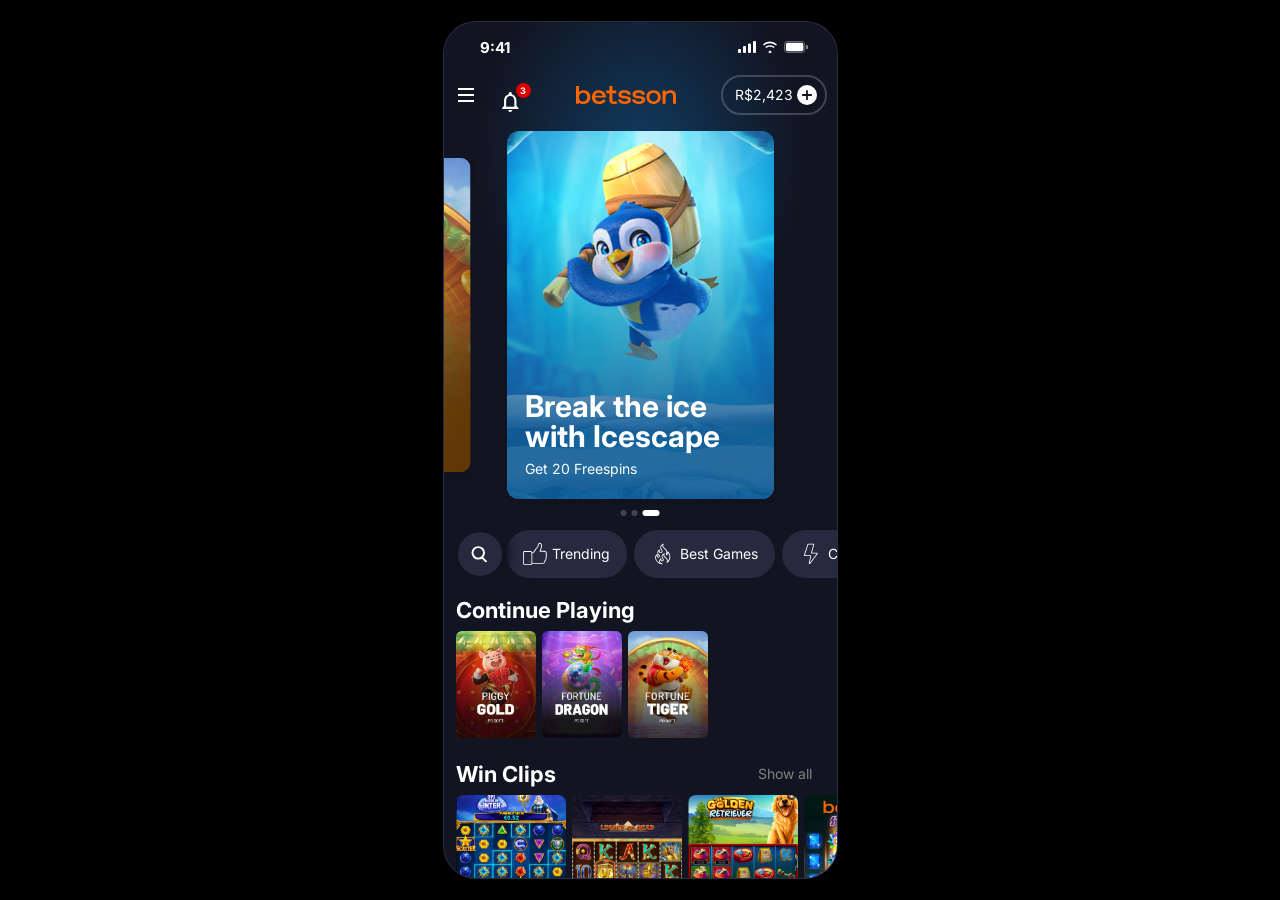
<file: index.html>
<!doctype html>
<html lang="en">
<head>
<meta charset="utf-8">
<meta name="viewport" content="width=device-width, initial-scale=1, viewport-fit=cover">
<title>Betsson Clips Prototype</title>
<link rel="preconnect" href="https://fonts.googleapis.com">
<link rel="preconnect" href="https://fonts.gstatic.com" crossorigin>
<link href="https://fonts.googleapis.com/css2?family=Inter:ital,wght@0,400;0,600;0,700;1,800&display=swap" rel="stylesheet">
<link rel="stylesheet" href="styles.css">
<script>if(/[?&]embed/.test(location.search))document.documentElement.classList.add("embed")</script>
</head>
<body>
<div class="phone" id="phone">

  <!-- Faux iOS status bar (desktop preview only) -->
  <div class="statusbar" aria-hidden="true">
    <b>9:41</b>
    <span class="sb-icons">
      <svg viewBox="0 0 18 12"><rect x="0" y="8" width="3" height="4" rx="1"/><rect x="5" y="5" width="3" height="7" rx="1"/><rect x="10" y="2.500" width="3" height="9.500" rx="1"/><rect x="15" y="0" width="3" height="12" rx="1"/></svg>
      <svg viewBox="0 0 16 12"><path d="M8 2.200c2.300 0 4.400.9 6 2.400l1-1.100A10.400 10.400 0 0 0 8 .6C5.200.6 2.700 1.600 1 3.500l1 1.100a8.500 8.500 0 0 1 6-2.400zm0 3.500c1.400 0 2.700.5 3.700 1.400l1-1.100A7 7 0 0 0 8 4.200c-1.800 0-3.500.7-4.700 1.800l1 1.100c1-.9 2.300-1.400 3.700-1.400zM8 9.200l1.800 2L8 12.200l-1.800-1z"/></svg>
      <svg viewBox="0 0 27 13"><rect x=".5" y=".5" width="22" height="12" rx="3.500" fill="none" stroke="currentColor" opacity=".4"/><rect x="2" y="2" width="19" height="9" rx="2"/><rect x="24" y="4.200" width="2" height="4.600" rx="1" opacity=".5"/></svg>
    </span>
  </div>

  <!-- ===================== LOBBY ===================== -->
  <main class="lobby" id="lobby">
    <div class="glow" aria-hidden="true"></div>

    <header class="hdr" id="hdr">
      <button class="hdr-btn" aria-label="Menu"><img src="assets/4217b28282eaf7f77b8cc112cfe71c7ecd130ad9.svg" alt=""></button>
      <button class="hdr-bell" aria-label="Notifications">
        <img src="assets/2a3a4ebcdc656366a4cdd5135ac4278b12d14680.svg" alt="">
        <i class="badge">3</i>
      </button>
      <div class="hdr-logo"><img src="assets/bee8d864a2beeeb0bd0342e78868a632bf529bc6.svg" alt="Betsson"></div>
      <button class="balance" aria-label="Balance">
        <span>R$2,423</span>
        <span class="add"><svg viewBox="0 0 20 20"><circle cx="10" cy="10" r="10"/><path d="M10 5.800v8.400M5.800 10h8.400" stroke="#121421" stroke-width="1.800" stroke-linecap="round"/></svg></span>
      </button>
    </header>

    <!-- hero carousel -->
    <section class="hero" id="hero">
      <div class="hero-track" id="heroTrack"></div>
      <div class="dots" id="dots"></div>
    </section>

    <!-- category navigation -->
    <nav class="cats" aria-label="Categories">
      <button class="cat-search" aria-label="Search"><img src="assets/6fe0626aa7426bbd5b0c4608267bcefa43ec1ac7.svg" alt=""></button>
      <div class="cat-list" id="catList"></div>
    </nav>

    <section class="block cont">
      <h2 class="h2">Continue Playing</h2>
      <div class="row row-cont" id="contRow"></div>
    </section>

    <section class="block">
      <div class="h2-row"><h2 class="h2">Win Clips</h2><a class="all">Show all</a></div>
      <div class="row row-clips" id="clipsRow"></div>
    </section>

    <section class="block">
      <div class="h2-row"><h2 class="h2">Best Games</h2><a class="all">Show all</a></div>
      <div class="row row-games" id="bestRow"></div>
    </section>

    <section class="block">
      <div class="h2-row"><h2 class="h2">Promotions</h2><a class="all">Show all</a></div>
      <div class="row row-promo" id="promoRow"></div>
    </section>

    <section class="block last">
      <div class="h2-row"><h2 class="h2">Top 10 on Betsson</h2></div>
      <div class="row row-top" id="topRow"></div>
    </section>
  </main>

  <!-- ===================== CLIP VIEWER ===================== -->
  <div class="viewer" id="viewer" aria-hidden="true">
    <div class="track" id="track"></div>

    <div class="v-head">
      <button class="v-back" id="closeBtn" aria-label="Close clips"><img src="assets/2dfc20a83c700fce0219f91fd32254f0a949a007.svg" alt=""></button>
      <span class="v-title">Betsson Win Clips</span>
      <button class="v-sound" id="soundBtn" aria-label="Toggle sound" aria-pressed="false"><svg id="soundIcon" viewBox="0 0 24 24"></svg></button>
    </div>

    
    <div class="burst" id="burst"><img src="assets/361287ce9d54f4c85c846cee9837850985438ed3.svg" alt=""></div>
    <!-- First-time swipe hint -->
    <div class="coach" id="coach" aria-hidden="true">
      <div class="coach-inner">
        <div class="swipe-ico" aria-hidden="true">
          <svg class="chev up" viewBox="0 0 24 24"><path d="M5 15l7-7 7 7"/></svg>
          <span class="dot"></span>
          <svg class="chev down" viewBox="0 0 24 24"><path d="M5 9l7 7 7-7"/></svg>
        </div>
        <b>Swipe up or down</b>
        <span>for more clips</span>
      </div>
    </div>

    <!-- Game info drawer -->
    <div class="scrim" id="scrim"></div>
    <aside class="sheet" id="sheet" aria-hidden="true" aria-label="Game information">
      <div class="sheet-top" id="sheetTop"><div class="grabber"></div></div>
      <div class="sheet-body">
        <h3 class="sheet-title">Game Information</h3>
        <div class="gi">
          <div class="gi-card"><div class="gi-h"><img src="assets/c26acfcb08f976057b96c5b02444fbc05e962fab.svg" alt=""><span>RTP</span></div><div class="gi-v" id="shRtp"></div><i class="gi-i">i</i></div>
          <div class="gi-card"><div class="gi-h"><img src="assets/44a7d6be9bebb27bf6d807fb8bf8e2881e570212.svg" alt=""><span>Max Win</span></div><div class="gi-v" id="shMax"></div><i class="gi-i">i</i></div>
          <div class="gi-card"><div class="gi-h"><img class="flip" src="assets/5128a0f9bd25a6d463f9dcbd92b3fb5090403268.svg" alt=""><span>Volatility</span></div><div class="gi-v vol" id="shVol"></div><i class="gi-i">i</i></div>
          <div class="gi-card"><div class="gi-h"><span class="flame"><svg viewBox="0 0 24 24"><path d="M12 3c.5 3-1.800 4.500-3.200 6.400C7.500 11.100 7 12.500 7 14a5 5 0 0 0 10 0c0-1.300-.5-2.500-1.300-3.500-.2 1-.8 1.800-1.700 2.200.6-3.200-.3-6.700-2-9.700z"/></svg></span><span>Latest Win</span></div><div class="gi-v gi-win"><img src="assets/0970a388b02c486cd082fe21177c220ff64aacc2.svg" alt=""><span id="shWin"></span></div><i class="gi-i">i</i></div>
        </div>

        <div class="tabs" role="tablist">
          <button class="tab on" data-tab="bonuses" role="tab">Bonuses<em>1</em></button>
          <button class="tab" data-tab="tournaments" role="tab">Tournaments<em>1</em></button>
          <button class="tab" data-tab="features" role="tab">Features</button>
        </div>

        <div class="tabpane on" data-pane="bonuses">
          <div class="offer">
            <img src="assets/f5e57929d8b4f64a7096fe86898c6ac0634ab4ef.png" alt="">
            <div><b>PG Soft Cash Drops</b><p>€25,000 in cash prizes to be won over 5 weekends on any PG Soft Game</p></div>
          </div>
        </div>
        <div class="tabpane" data-pane="tournaments">
          <div class="offer">
            <div class="offer-img zeus" style="background-image:url(posters/clip3.png)"></div>
            <div><b>The Big Cash Smash</b><p>Slots Tournament</p><strong class="prize">€150,000</strong></div>
          </div>
        </div>
        <div class="tabpane" data-pane="features">
          <p class="lorem">Tgestas, mi dui rhoncus tortor, quis blandit mi mauris et lectus. Quisque vel dolor vel sem facilisis aliquet. Duis nec sem ac eros aliquam euismod. Nullam imperdiet sem arcu, efficitur volutpat nulla gravida vel. Curabitur blandit laoreet lectus, vulputate molestie est convallis faucibus. Mauris faucibus ultrices tellus at consequat. Etiam iaculis vestibulum mi eu scelerisque. Sed commodo nibh non posuere posuere. Nullam sed tellus mi. Praesent vulputate, sem at consectetur sollicitudin, velit purus euismod est, a sollicitudin nunc quam mattis erat.</p>
        </div>
      </div>
    </aside>

    <div class="toast" id="toast"></div>
  </div>
</div>
<script src="app.js"></script>
</body>
</html>
</file>
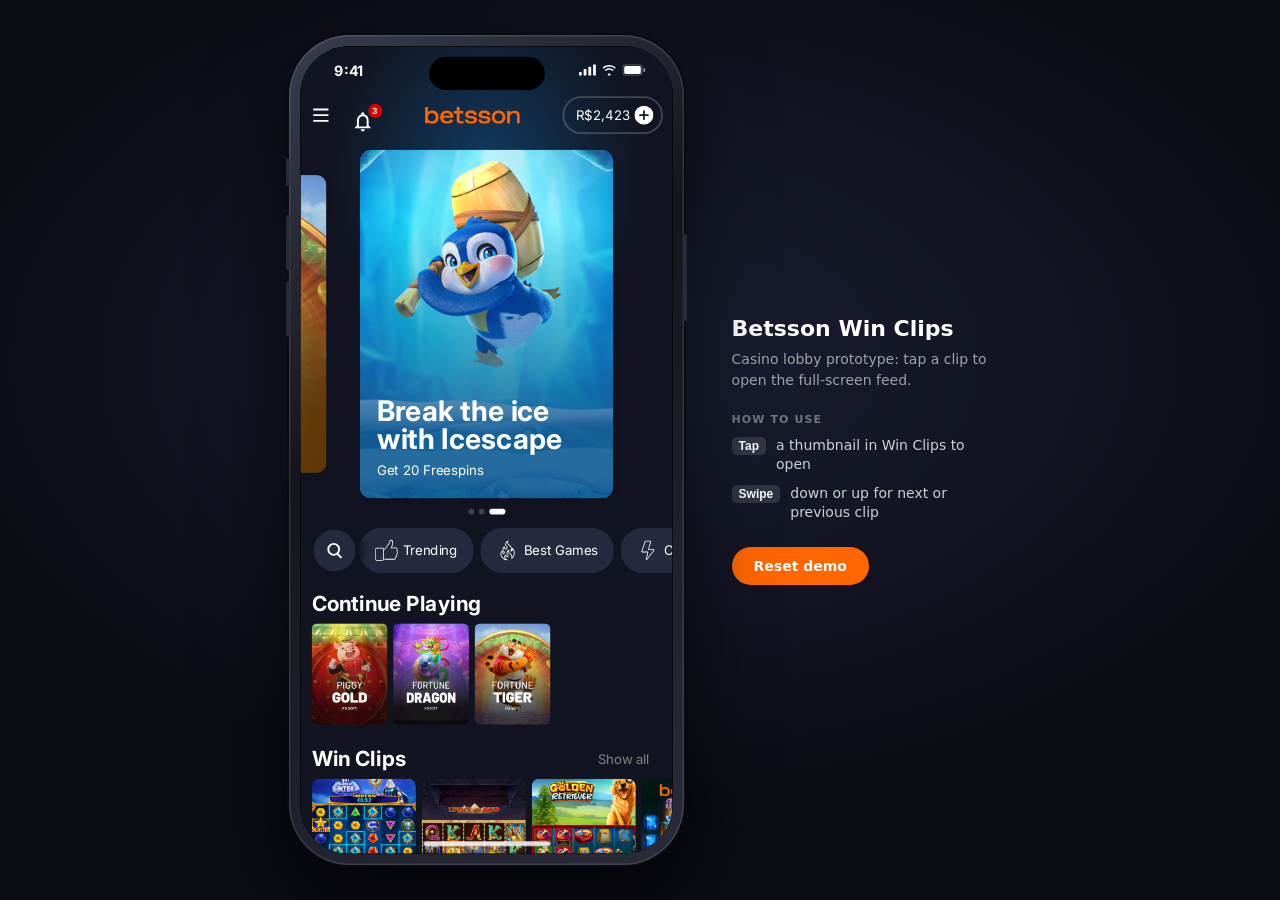
<file: presentation.html>
<!doctype html>
<html lang="en">
<head>
<meta charset="utf-8">
<meta name="viewport" content="width=device-width, initial-scale=1">
<title>Betsson Win Clips · Presentation</title>
<style>
  :root{--bg:#0b0c14}
  *{box-sizing:border-box}
  html,body{margin:0;height:100%;background:radial-gradient(80% 70% at 50% 40%,#1b1e33,var(--bg) 70%);color:#fff;font-family:Inter,-apple-system,system-ui,sans-serif}
  .stage{height:100%;display:flex;align-items:center;justify-content:center;gap:48px}
  .scaler{transform-origin:center center}

  /* iPhone-style device: 393x852 screen + bezel */
  .device{position:relative;width:417px;height:876px;padding:12px;border-radius:64px;background:linear-gradient(145deg,#3a3d4d,#14151d 40%,#2a2c3a);
    box-shadow:0 0 0 2px #0a0a10,0 40px 90px rgba(0,0,0,.65),inset 0 0 0 1.5px rgba(255,255,255,.12)}
  .screen{position:relative;width:393px;height:852px;border-radius:52px;overflow:hidden;background:#000}
  .screen iframe{position:absolute;inset:0;width:100%;height:100%;border:0;background:#121421}
  .island{position:absolute;top:11px;left:50%;width:122px;height:35px;margin-left:-61px;border-radius:20px;background:#000;z-index:5;pointer-events:none}
  .homebar{position:absolute;bottom:8px;left:50%;width:134px;height:5px;margin-left:-67px;border-radius:3px;background:rgba(255,255,255,.85);z-index:5;pointer-events:none}
  /* hardware buttons */
  .btn{position:absolute;width:4px;border-radius:2px;background:#2a2c3a}
  .btn.l1{left:-3px;top:130px;height:30px}.btn.l2{left:-3px;top:190px;height:58px}.btn.l3{left:-3px;top:260px;height:58px}
  .btn.r1{right:-3px;top:210px;height:92px}

  .side{flex:none;width:260px}
  .side h1{margin:0 0 6px;font-size:22px;line-height:1.25;font-weight:700}
  .side .sub{margin:0 0 22px;font-size:14px;line-height:1.5;color:rgba(255,255,255,.6)}
  .side h2{margin:0 0 10px;font-size:11px;letter-spacing:.1em;text-transform:uppercase;color:rgba(255,255,255,.4);font-weight:600}
  .side ul{margin:0 0 24px;padding:0;list-style:none;display:grid;gap:9px;font-size:14px;line-height:1.4;color:rgba(255,255,255,.8)}
  .side li{display:flex;gap:10px;align-items:baseline}
  kbd{font:600 12px Inter,sans-serif;background:rgba(255,255,255,.12);border-radius:5px;padding:2px 7px;color:#fff;white-space:nowrap}
  .side button{font:inherit;font-weight:600;font-size:14px;color:#fff;background:#ff6600;border:0;border-radius:99px;padding:11px 22px;cursor:pointer;transition:filter .15s,transform .15s}
  .side button:hover{filter:brightness(1.08)}
  .side button:active{transform:scale(.97)}
  @media (max-width:900px){
    .side{position:fixed;right:16px;bottom:14px;width:auto}
    .side .copy{display:none}
  }
</style>
</head>
<body>
  <div class="stage">
    <div class="scaler" id="scaler">
      <div class="device">
        <i class="btn l1"></i><i class="btn l2"></i><i class="btn l3"></i><i class="btn r1"></i>
        <div class="screen">
          <iframe id="proto" src="index.html?embed" title="Clips prototype" allow="autoplay"></iframe>
          <div class="island"></div>
          <div class="homebar"></div>
        </div>
      </div>
    </div>
    <aside class="side">
      <div class="copy">
        <h1>Betsson Win Clips</h1>
        <p class="sub">Casino lobby prototype: tap a clip to open the full-screen feed.</p>
        <h2>How to use</h2>
        <ul>
          <li><kbd>Tap</kbd> a thumbnail in Win Clips to open</li>
          <li><kbd>Swipe</kbd> down or up for next or previous clip</li>
        </ul>
      </div>
      <button id="reset">Reset demo</button>
    </aside>
  </div>


<script>
  // fit the device to the window height (never upscale past 100%)
  const scaler = document.getElementById("scaler");
  function fit() {
    const s = Math.min(1, (innerHeight - 70) / 876, (innerWidth - 40) / 417);
    scaler.style.transform = `scale(${s})`;
    scaler.style.margin = `${-(876 * (1 - s)) / 2}px ${-(417 * (1 - s)) / 2}px`;
  }
  addEventListener("resize", fit); fit();

  const frame = document.getElementById("proto");
  frame.addEventListener("load", () => { try { frame.contentWindow.focus(); } catch {} });
  // "Reset demo": clear saved favourites/votes in the prototype and reload it
  document.getElementById("reset").onclick = () => {
    try { frame.contentWindow.localStorage.clear(); } catch {}
    frame.contentWindow.location.reload();
  };
</script>
</body>
</html>
</file>
<file: styles.css>
/* Tokens from the Figma file (Use case 2 / Lobby) */
:root{
  --bg:#121421;           /* page background */
  --navy2:#27293e;        /* "B dark blue 2" */
  --yellow:#fad749;       /* KTO yellow */
  --grey5:#828282;
  --red-text:#ff6d6d;
  --orange:#fa9600;
  --muted:#6b6e8d;
  --amber:#f0b104;
  --line:rgba(255,255,255,.2);
  --accent:#ff6600;   /* main colour for the clips experience */
}
*{box-sizing:border-box;-webkit-tap-highlight-color:transparent}
html,body{margin:0;height:100%;background:#000;color:#fff;font-family:Inter,-apple-system,"SF Pro Text",system-ui,sans-serif}
button{font:inherit;color:inherit;background:none;border:0;cursor:pointer;padding:0}
img{display:block}
h2{margin:0}

/* Device frame: 393 x 856 like the Figma frames */
.phone{position:relative;overflow:hidden;background:var(--bg);margin:0 auto;width:100vw;height:100dvh}
.statusbar{display:none}
@media (min-width:600px){
  body{display:grid;place-items:center}
  .phone{width:393px;height:min(100dvh,856px);border-radius:32px;box-shadow:0 0 0 1px #2a2c40,0 24px 70px #000}
  .statusbar{display:flex;position:absolute;top:0;left:0;right:0;height:50px;padding:0 28px 0 36px;align-items:center;justify-content:space-between;z-index:30;pointer-events:none;font-size:15px}
  .statusbar .sb-icons{display:flex;gap:6px;align-items:center}
  .statusbar svg{height:12px;width:auto;fill:#fff}
  .lobby{padding-top:0}
}

/* ---------- Lobby ---------- */
.lobby{position:absolute;inset:0;overflow-y:auto;overflow-x:hidden;scrollbar-width:none;padding-bottom:40px}
.lobby::-webkit-scrollbar{display:none}
.glow{position:absolute;top:-80px;left:0;right:0;height:560px;pointer-events:none;
  background:radial-gradient(60% 50% at 50% 38%,rgba(15,92,148,.55),transparent 70%)}

/* header (46px under a 50px status area) */
.hdr{position:sticky;top:0;z-index:20;height:96px;padding:50px 10px 0;display:flex;align-items:center;gap:10px;
  transition:background .2s,backdrop-filter .2s}
@media (max-width:599px){.hdr{height:60px;padding-top:14px}}
.hdr.solid{background:rgba(18,20,33,.78);backdrop-filter:blur(20px);-webkit-backdrop-filter:blur(20px)}
.hdr-btn,.hdr-bell{position:relative;width:24px;height:24px;flex:none}
.hdr-btn img,.hdr-bell img{width:24px;height:24px}
.hdr-bell{width:33px;margin-left:10px}
.hdr-bell img{margin-top:7px}
.badge{position:absolute;top:0;left:18px;width:15px;height:15px;border-radius:50%;background:#da0000;font:700 9px/15px Inter,sans-serif;text-align:center;font-style:normal}
.hdr-logo{flex:1;display:flex;justify-content:center;min-width:0}
.hdr-logo img{width:100px;height:18px}
.balance{display:flex;align-items:center;gap:4px;padding:8px 8px 8px 12px;border:2px solid var(--line);border-radius:50px;font-size:14px;line-height:1.45;flex:none}
.add svg{width:20px;height:20px;fill:#fff;display:block}

/* hero carousel: active card 267x368, neighbours scale .854 (228x314) */
.hero{position:relative;height:508px;margin-top:-96px;z-index:1;touch-action:pan-y}
.hero-track{position:absolute;left:0;top:109px;height:368px;display:flex;gap:16.5px;transition:transform .35s cubic-bezier(.2,.8,.2,1);user-select:none}
.hero-track.drag{transition:none}
.hcard{position:relative;flex:none;width:267px;height:368px;border-radius:12px;overflow:hidden;color:#fff;display:flex;flex-direction:column;justify-content:flex-end;padding:21px 18px;
  transform:scale(.854);transition:transform .35s cubic-bezier(.2,.8,.2,1);box-shadow:1px 5px 7.5px rgba(0,0,0,.1);cursor:pointer}
.hcard.on{transform:none}
.hcard img{position:absolute;inset:0;width:100%;height:100%;object-fit:cover}
.hcard::after{content:"";position:absolute;left:0;right:0;bottom:0;height:80%;background:linear-gradient(to top,var(--tint,rgba(101,58,0,.9)) 21%,color-mix(in srgb,var(--tint,rgba(101,58,0,.9)) 45%,transparent) 64%,transparent 100%)}
.hcard>div{position:relative;z-index:1}
.hcard h3{margin:0;font-weight:700;line-height:1.2}
.hcard p{margin:10px 0 0;font-size:14px;line-height:1.2}
.hcard.game{align-items:center;text-align:center}
.hcard.game h3{font-size:23px}
.hcard.game p{opacity:.5}
.hcard.promo h3{font-size:30px;line-height:1}
.hcard.promo p{margin-top:10px}
.pill{display:inline-flex;align-items:center;gap:10px;margin-top:10px;padding:10px 10px 10px 16px;border:2px solid var(--line);border-radius:30px;font-weight:700;font-size:14px}
.pill svg{width:26px;height:26px;fill:none;stroke:#fff;stroke-width:2;transform:rotate(-90deg)}
.dots{position:absolute;left:50%;top:488px;transform:translateX(-50%);display:flex;gap:5px;height:6px}
.dots i{width:6px;height:6px;border-radius:3px;background:rgba(255,255,255,.2);transition:width .25s,background .25s}
.dots i.on{width:17px;background:#fff}

/* category navigation */
.cats{position:relative;height:48px;margin-top:0}
.cat-list{display:flex;gap:7px;padding:0 12px 0 62px;overflow-x:auto;scrollbar-width:none;align-items:center;height:48px}
.cat-list::-webkit-scrollbar{display:none}
.cat{flex:none;display:flex;align-items:center;gap:5px;padding:10px 15px;border-radius:50px;font-size:14px;line-height:1.45;white-space:nowrap;border:2px solid var(--line)}
.cat.fill{background:var(--navy2);border-color:transparent}
.cat img{width:24px;height:24px}
.cat-search{position:absolute;left:14px;top:2px;z-index:2;width:44px;height:44px;border-radius:50%;background:var(--navy2);display:grid;place-items:center;box-shadow:8px 0 10px var(--bg)}
.cat-search img{width:23px;height:23px}

/* sections */
.block{margin-top:0}
.lobby>section.block:nth-of-type(2){margin-top:18px}
.lobby>section.block:nth-of-type(3){margin-top:22px}
.lobby>section.block:nth-of-type(4){margin-top:12px}
.lobby>section.block:nth-of-type(5){margin-top:30px}
.lobby>section.block:nth-of-type(6){margin-top:27px}
.h2,.h2-row{padding:0 12px}
.h2{font-weight:700;font-size:22px;line-height:1.3;height:35px}
.h2-row{display:flex;align-items:flex-start;justify-content:space-between;padding-right:25px;height:35px}
.h2-row .all{line-height:28px}
.h2-row .h2{padding:0}
.all{font-size:14px;line-height:1.45;color:var(--grey5);cursor:pointer}
.row{display:flex;gap:6px;padding:0 12px;overflow-x:auto;scrollbar-width:none;margin-top:0}
.row::-webkit-scrollbar{display:none}

.row-cont .ct{flex:none;width:80px;height:107px;border-radius:6px;object-fit:cover;cursor:pointer}
.row-clips{margin-top:0}
.clip-th{flex:none;position:relative;width:110px;height:193px;border-radius:8px;overflow:hidden;background:#000;cursor:pointer;transition:transform .15s}
.clip-th:active{transform:scale(.97)}
.clip-th img{width:100%;height:100%;object-fit:cover;object-position:center 50%}

.gm{flex:none;position:relative;width:110px;height:179px;cursor:pointer}
.gm .im{width:110px;height:147px;border-radius:6px;object-fit:cover}
.gm .nm{margin-top:5px;font-size:11px;line-height:1;color:#fff}
.gm .pv{margin-top:3px;font-size:9px;line-height:1.45;color:var(--yellow)}
.tag{position:absolute;left:81px;top:5px;padding:1px 2px;border-radius:2px;background:var(--yellow);color:#000;font-weight:700;font-size:8px;line-height:1.45}

.row-promo{gap:10px}
.promo-card{flex:none;width:349px;height:97px;border-radius:12px;background:var(--navy2);padding:14px 11px;font-size:14px;line-height:1.45}
.promo-card b{display:block}
.row-top{gap:0;padding-left:12px}
.tp{flex:none;position:relative;width:133px;height:192px}
.tp .im{position:absolute;left:23px;top:0;width:110px;height:147px;border-radius:6px;object-fit:cover}
.tp .tag{left:104px}
.tp .rank{position:absolute;left:0;bottom:33px;font-weight:800;font-style:italic;font-size:80px;line-height:82px;height:82px;text-shadow:0 0 0 #fff}
.tp .play{position:absolute;left:0;bottom:6px;width:133px;display:flex;align-items:center;gap:4px;font-size:10px;line-height:13px}
.tp .play img{width:9px;height:13px}
.last{padding-bottom:20px}

/* ---------- Clip viewer (Clip frames: 393 x 856) ---------- */
.viewer{position:absolute;inset:0;background:var(--bg);z-index:40;transform:translateY(100%);visibility:hidden;touch-action:none;user-select:none;
  transition:transform .34s cubic-bezier(.4,0,.8,.4),visibility 0s linear .34s}   /* closing: slide down, then hide */
.viewer.open{transform:none;visibility:visible;transition:transform .34s cubic-bezier(.2,.8,.2,1),visibility 0s}
.track{position:absolute;inset:0;transition:transform .35s cubic-bezier(.2,.8,.2,1)}
.track.drag{transition:none}
.slide{position:absolute;left:0;right:0;height:100%;background:var(--bg)}
.slide{container-type:size}
/* Video window: scaled from the container WIDTH (so it always spans edge to edge, also on short Safari viewports),
   showing the 8%..78% band of the recording (hides status bar + game controls). */
.vid{position:absolute;left:0;right:0;top:86px;bottom:129px;   /* fallback without container units */
  height:min(calc(100cqh - 86px - 60px), calc(100cqw * 2.1661 * .70));
  border-radius:8px;overflow:hidden;background:#000;isolation:isolate;-webkit-transform:translateZ(0);transform:translateZ(0)}
.media{position:absolute;left:0;top:0;width:100%;padding-top:216.61%;transform:translateY(-8%)}
.media video,.media .poster{position:absolute;inset:0;width:100%;height:100%;object-fit:fill}  /* clips were compressed to 526x1080 (squashed): fill restores 1180:2556 */
.media .poster{background:center/100% 100% no-repeat}
/* fades are real elements (not pseudo-elements) on their own compositing layer: iOS Safari draws <video> above generated content */
.fade{position:absolute;left:0;right:0;z-index:2;pointer-events:none;-webkit-transform:translateZ(0);transform:translateZ(0)}
.fade-t{top:0;height:70px;background:linear-gradient(to bottom,rgb(18,20,33),rgba(18,20,33,0))}
.fade-b{bottom:0;height:130px;background:linear-gradient(to bottom,rgba(18,20,33,0),rgb(18,20,33) 92%)}
/* Crop the recordings: hide the top 8% (iOS status bar) and bottom 22% (game bars, balance, app nav); spin buttons stay visible.
   The media box is 1/0.70 of the container tall and shifted up so only the 8%..78% band shows. */
.pause-ind{z-index:3;position:absolute;top:50%;left:50%;width:72px;height:72px;margin:-36px;border-radius:50%;background:rgba(18,20,33,.6);display:grid;place-items:center;opacity:0;pointer-events:none;transition:opacity .15s}
.pause-ind svg{width:30px;height:30px;fill:#fff}
.slide.paused .pause-ind{opacity:1}

/* top / bottom fades (header_blur_component) */

.v-head{position:absolute;top:51px;left:0;right:0;height:46px;padding:5px 10px;display:flex;align-items:center;gap:10px;z-index:5}
@media (max-width:599px){.v-head{top:14px}}
.v-back{width:36px;height:36px;border-radius:100px;background:var(--navy2);display:grid;place-items:center;flex:none}
.v-back img{width:12.8px;height:7.8px}
.v-title{flex:1;text-align:center;font-size:16px;line-height:1.45}
.v-sound{width:36px;height:36px;flex:none;border-radius:100px;background:var(--navy2);display:grid;place-items:center;transition:background .2s,transform .15s}
.v-sound:active{transform:scale(.92)}
.v-sound.on{background:var(--accent)}
.v-sound svg{width:20px;height:20px;fill:none;stroke:#fff;stroke-width:2;stroke-linecap:round;stroke-linejoin:round}

.actions{position:absolute;right:18px;bottom:104px;z-index:3;display:flex;flex-direction:column;gap:7px;align-items:center}
.act{display:flex;flex-direction:column;align-items:center;width:42px;font-size:12px;line-height:1.3;text-align:center;overflow:visible}
.act .ci{width:42px;height:42px;border-radius:100px;background:rgba(39,41,62,.6);display:grid;place-items:center;transition:background .2s,transform .15s;margin-bottom:3px}
.act:active .ci{transform:scale(.88)}
.act .ico{width:24px;height:22px;background:#fff;-webkit-mask:var(--m) center/contain no-repeat;mask:var(--m) center/contain no-repeat}
.act[data-act="up"] .ico{transform:rotate(180deg)} /* exported asset is stored upside-down */
.act span{white-space:nowrap}
.act.on .ci{background:var(--accent)}
.act.on .ico{background:#fff}
.act.pop .ci{animation:pop .3s}
@keyframes pop{50%{transform:scale(1.25)}}

.cap{position:absolute;left:16px;right:16px;bottom:34px;z-index:3;display:flex;gap:9px;align-items:flex-start}
.cap-body{flex:0 1 auto}
.cap img{width:41px;height:41px;border-radius:6px;object-fit:cover;flex:none;margin-top:6px}
.cap-body{min-width:0;padding-top:0}
.cap-line{display:flex;align-items:center;gap:8px;height:26px}
.cap-line b{font-weight:400;font-size:18px;line-height:1.45;white-space:nowrap}
.play-cta{margin-left:auto;align-self:center;flex:none;background:var(--accent);color:#fff;font-weight:700;font-size:15px;line-height:1.2;padding:13px 24px;border-radius:99px;white-space:nowrap;transition:transform .15s,filter .15s}
.play-cta:active{transform:scale(.96);filter:brightness(.92)}
.cap-sub{font-size:13px;line-height:1.45;color:#979797;margin-top:3px}
.cap-sub b{font-weight:600;color:var(--accent)}

/* latest wins: bubbles pop in at the bottom, drift up and ease to a stop while fading (TikTok-live style) */
.wins{position:absolute;left:16px;bottom:92px;width:270px;height:0;z-index:3;pointer-events:none}
.win{position:absolute;left:var(--x,0);bottom:0;display:flex;align-items:center;gap:8px;max-width:100%;padding:5px 13px 5px 5px;border-radius:30px;
  background:rgba(18,20,33,.5);backdrop-filter:blur(10px);-webkit-backdrop-filter:blur(10px);opacity:0;
  animation:winRise 5.2s cubic-bezier(.3,.45,.6,1) forwards, winFade 5.2s linear forwards}
.win img{width:28px;height:28px;flex:none} /* the flag asset is already circular */
.win div{min-width:0}
.win small{display:block;font-size:10.5px;line-height:1.3;color:rgba(255,255,255,.6)}
.win p{margin:0;font-size:12px;line-height:1.35;white-space:nowrap;overflow:hidden;text-overflow:ellipsis}
.win b{font-weight:700;color:var(--accent)}
@keyframes winRise{from{transform:translateY(22px) scale(.9)}to{transform:translateY(-112px) scale(1)}}
@keyframes winFade{0%{opacity:0}7%{opacity:1}68%{opacity:1}100%{opacity:0}}


/* game info drawer: ~3/4 of the screen */
.scrim{position:absolute;inset:0;background:rgba(0,0,0,.6);opacity:0;pointer-events:none;transition:opacity .25s;z-index:9}
.scrim.on{opacity:1;pointer-events:auto}
.sheet{position:absolute;left:0;right:0;bottom:0;height:75%;z-index:10;background:#12141f;border-radius:20px 20px 0 0;display:flex;flex-direction:column;
 transform:translateY(105%);transition:transform .32s cubic-bezier(.2,.8,.2,1)}
.sheet.on{transform:none}
.sheet.dragging{transition:none}
.sheet-top{padding:10px 0 6px;cursor:grab;touch-action:none;flex:none}
.grabber{width:40px;height:4px;border-radius:2px;background:rgba(255,255,255,.25);margin:0 auto}
.sheet-body{flex:1;overflow-y:auto;padding:12px 16px 32px;scrollbar-width:none}
.sheet-body::-webkit-scrollbar{display:none}
.sheet-title{margin:0 0 18px 2px;font-size:22px;line-height:1.3;font-weight:700}

.gi{display:grid;grid-template-columns:1fr 1fr;gap:12px}
.gi-card{position:relative;background:var(--navy2);border-radius:14px;height:97px;padding:11px 11px 10px}
.gi-h{display:flex;align-items:center;gap:8px;font-size:17px;font-weight:600;line-height:1.2}
.gi-h img{width:20px;height:20px}
.gi-h img.flip{transform:rotate(180deg)}
.gi-v{position:absolute;left:11px;bottom:9px;font-size:22px;line-height:1.2;color:#8e91b3;display:flex;align-items:center;gap:6px}
.gi-v.vol{font-size:18px;color:var(--amber)}
.gi-v.gi-win{font-size:16px}
.gi-v.gi-win img{width:18px;height:18px}
.gi-i{position:absolute;right:10px;bottom:10px;width:17px;height:17px;border-radius:50%;background:rgba(255,255,255,.12);color:rgba(18,20,33,.85);font:700 11px/17px Inter,sans-serif;text-align:center;font-style:normal}
.flame{width:20px;height:20px;border-radius:5px;background:rgba(218,0,0,.28);display:grid;place-items:center}
.flame svg{width:14px;height:14px;fill:#ff3b30}

.tabs{display:grid;grid-template-columns:repeat(3,1fr);margin:18px 0 0;border-bottom:1px solid rgba(255,255,255,.08)}
.tab{position:relative;padding:14px 0 12px;font-size:15px;line-height:1.3;color:#fff;opacity:.75;display:flex;justify-content:center;align-items:flex-start;gap:3px}
.tab em{font-style:normal;font-weight:700;font-size:10px;line-height:18px;width:18px;height:18px;border-radius:50%;background:var(--accent);color:#000;text-align:center;margin-top:-6px}
.tab.on{opacity:1}
.tab.on::after{content:"";position:absolute;left:0;right:0;bottom:-1px;height:2px;background:var(--accent)}
.tabpane{display:none;padding-top:16px}
.tabpane.on{display:block;animation:paneIn .25s ease}
@keyframes paneIn{from{opacity:0;transform:translateY(6px)}}

.offer{display:flex;gap:16px;align-items:center;background:var(--navy2);border-radius:16px;padding:10px}
.offer>img,.offer-img{width:82px;height:82px;border-radius:8px;flex:none;object-fit:cover}
.offer-img.zeus{background-size:330%;background-position:92% 6%;background-repeat:no-repeat}
.offer b{display:block;font-size:17px;line-height:1.3}
.offer p{margin:4px 0 0;font-size:14px;line-height:1.45;color:#8e91b3}
.prize{display:block;margin-top:8px;font-size:26px;line-height:1.1;font-weight:400;color:var(--accent)}
.lorem{margin:6px 2px 0;font-size:15px;line-height:1.7}
.st{display:flex;flex-direction:column;align-items:center;gap:4px;font-size:12px;line-height:1.3}
.st img{width:30px;height:30px}
.st .flip{transform:rotate(180deg)}
.st b{font-weight:600}
.st span{color:var(--muted);font-weight:400}
.st .vol{color:var(--amber)}

.burst{position:absolute;top:44%;left:50%;width:96px;height:96px;margin:-48px;pointer-events:none;opacity:0;z-index:6}
.burst img{width:100%;height:100%;filter:invert(1) brightness(.5) sepia(1) saturate(8) hue-rotate(-30deg) drop-shadow(0 4px 12px #0008)}
.burst.go{animation:burst .7s ease-out}
@keyframes burst{0%{opacity:0;transform:scale(.4)}25%{opacity:1;transform:scale(1.15)}100%{opacity:0;transform:scale(1.3) translateY(-30px)}}
.toast{position:absolute;left:50%;bottom:205px;transform:translate(-50%,10px);background:var(--navy2);padding:10px 16px;border-radius:99px;font-size:13px;opacity:0;pointer-events:none;transition:.25s;z-index:8;white-space:nowrap}
.toast.show{opacity:1;transform:translate(-50%,0)}

/* ---------- ?embed: rendered inside the presentation phone frame (393 x 852) ---------- */
html.embed body{display:block}
html.embed .phone{width:100vw;height:100dvh;border-radius:0;box-shadow:none}
html.embed .statusbar{display:flex;position:absolute;top:0;left:0;right:0;height:50px;padding:0 28px 0 36px;align-items:center;justify-content:space-between;z-index:60;pointer-events:none;font-size:15px}
html.embed .statusbar .sb-icons{display:flex;gap:6px;align-items:center}
html.embed .statusbar svg{height:12px;width:auto;fill:#fff}
html.embed .hdr{height:96px;padding-top:50px}
html.embed .v-head{top:51px}

/* ---------- first-time swipe hint ---------- */
.coach{position:absolute;inset:0;z-index:7;display:grid;place-items:center;background:rgba(10,11,20,.66);
  -webkit-backdrop-filter:blur(3px);backdrop-filter:blur(3px);opacity:0;pointer-events:none;transition:opacity .35s ease}
.coach.on{opacity:1}
.coach-inner{display:flex;flex-direction:column;align-items:center;text-align:center;gap:4px;transform:translateY(8px);transition:transform .35s ease}
.coach.on .coach-inner{transform:none}
.coach-inner b{margin-top:14px;font-size:22px;line-height:1.25;font-weight:700}
.coach-inner span{font-size:15px;line-height:1.4;color:rgba(255,255,255,.7)}
.swipe-ico{position:relative;width:64px;height:150px}
.swipe-ico .chev{position:absolute;left:50%;width:30px;height:30px;margin-left:-15px;fill:none;stroke:#fff;stroke-width:2.4;stroke-linecap:round;stroke-linejoin:round;opacity:.5}
.swipe-ico .up{top:0;animation:chevUp 2.4s ease-in-out infinite}
.swipe-ico .down{bottom:0;animation:chevDown 2.4s ease-in-out infinite}
.swipe-ico .dot{position:absolute;left:50%;top:50%;width:38px;height:38px;margin:-19px 0 0 -19px;border-radius:50%;background:rgba(255,255,255,.92);
  box-shadow:0 0 0 8px rgba(255,102,0,.35),0 4px 14px rgba(0,0,0,.4);animation:swipeDot 2.4s cubic-bezier(.45,0,.25,1) infinite}
@keyframes swipeDot{0%,100%{transform:translateY(0) scale(1)}20%{transform:translateY(0) scale(.88)}45%{transform:translateY(-38px) scale(.88)}60%{transform:translateY(-38px) scale(1)}75%{transform:translateY(0) scale(.88)}90%{transform:translateY(34px) scale(.88)}}
@keyframes chevUp{0%,15%,60%,100%{opacity:.3}30%,45%{opacity:1;transform:translateY(-4px)}}
@keyframes chevDown{0%,70%,100%{opacity:.3}85%,92%{opacity:1;transform:translateY(4px)}}
@media (prefers-reduced-motion:reduce){.swipe-ico .dot,.swipe-ico .chev{animation:none}}
</file>
